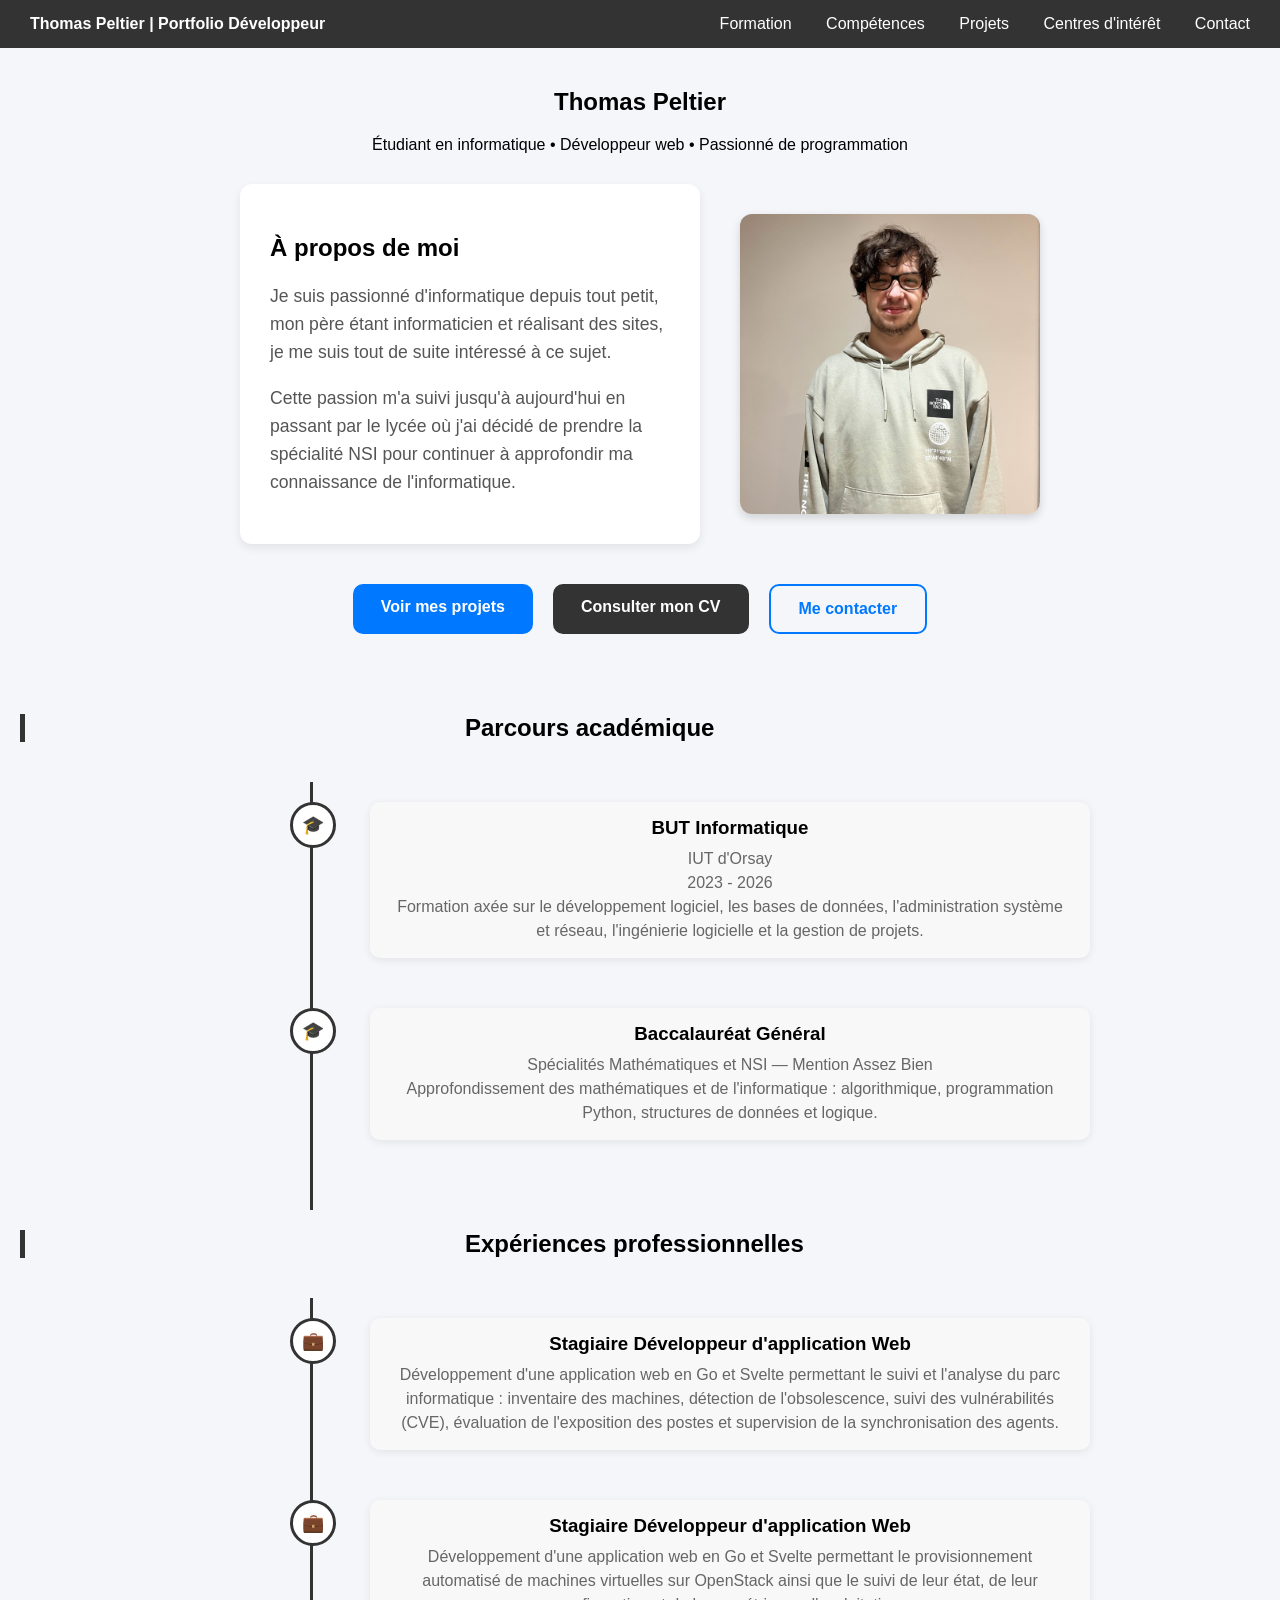
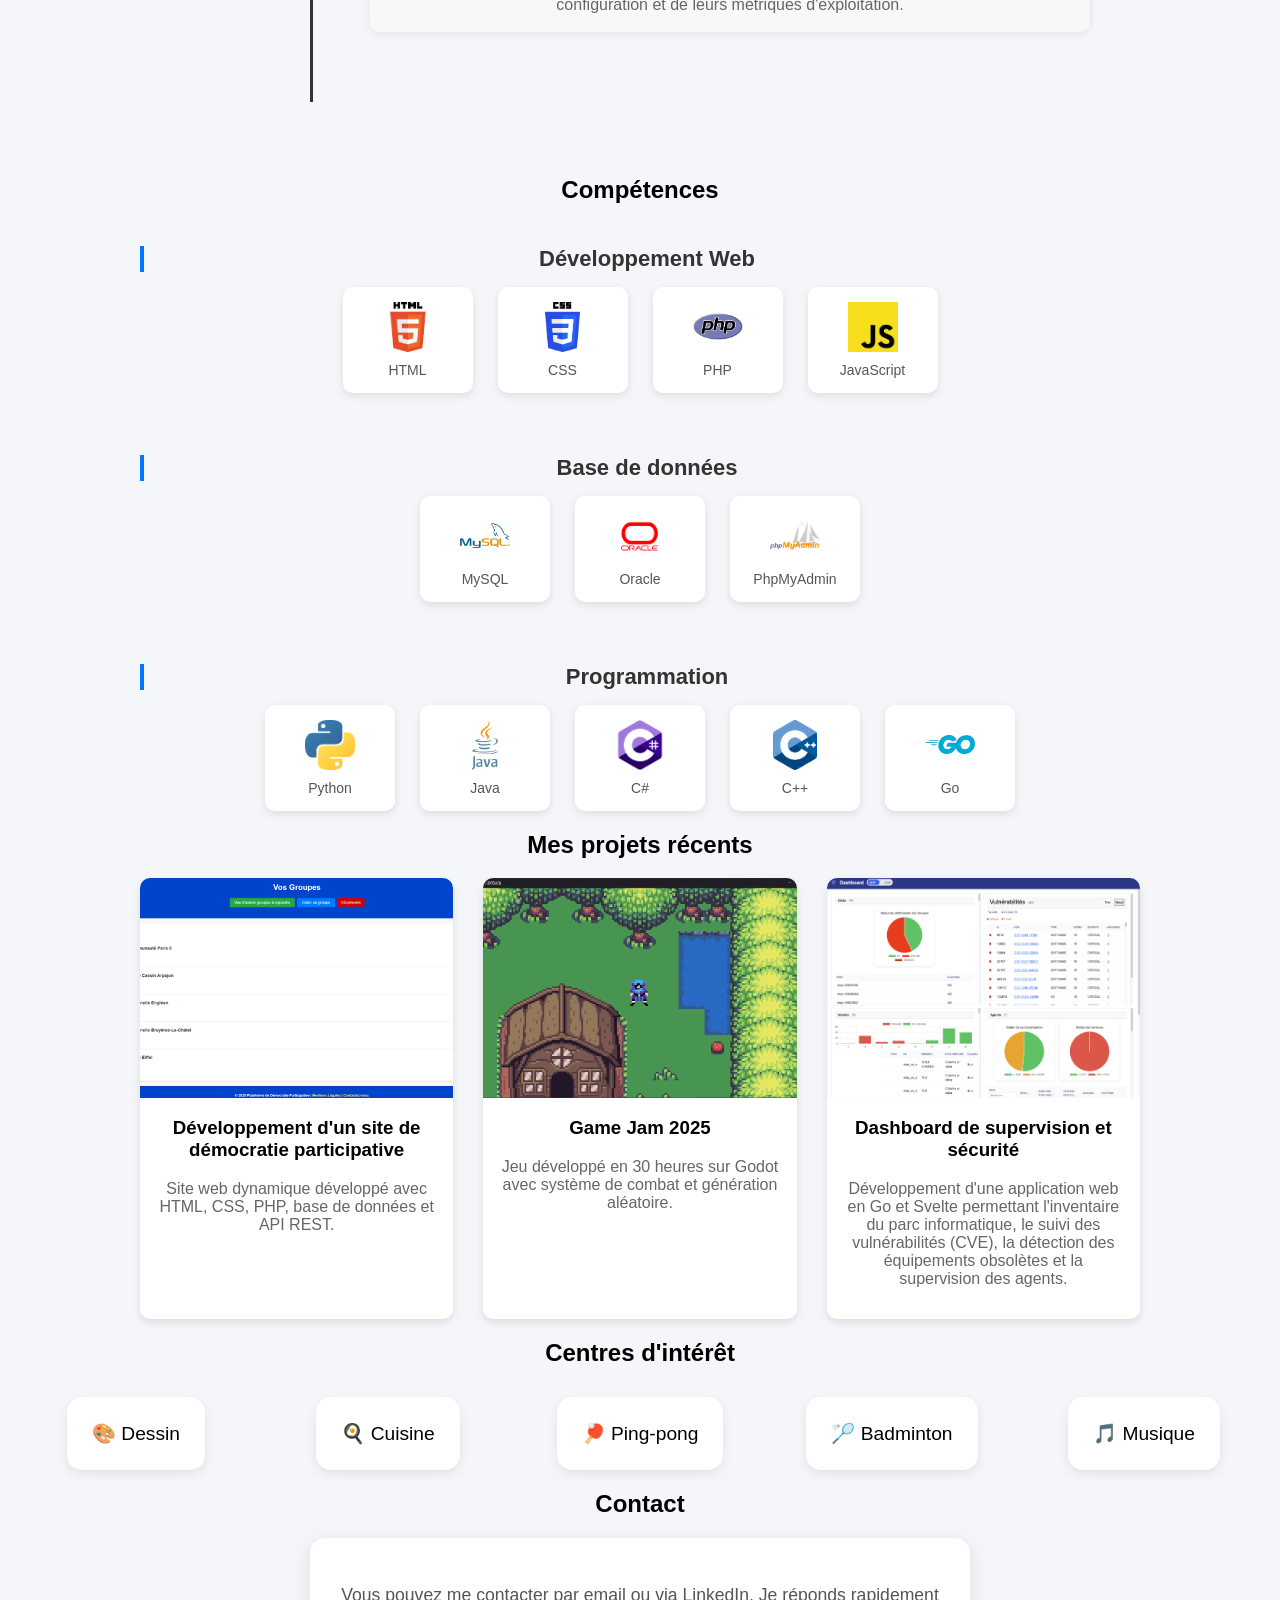
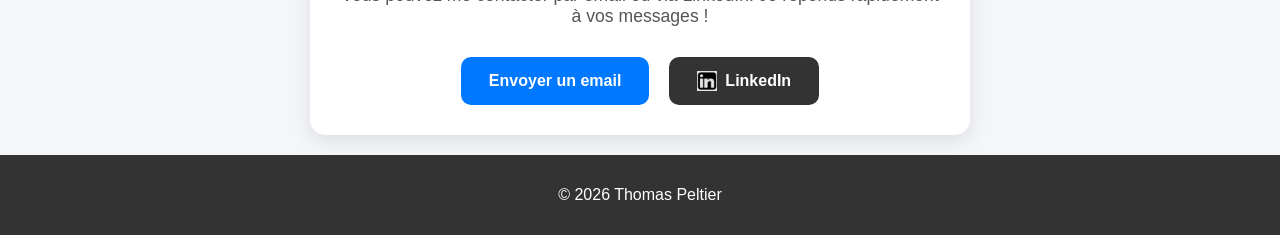
<file: index.html>
<!DOCTYPE html>
<html lang="fr">
<head>
    <meta charset="UTF-8">
    <meta name="viewport" content="width=device-width, initial-scale=1.0">
    <meta name="description"
      content="Portfolio de Thomas Peltier, étudiant en informatique et développeur web.">
    <title>Thomas Peltier | Portfolio Développeur</title>
    <link rel="stylesheet" href="./styles/index.css">
</head>
<body>
    <nav>
        <a href="#top" class="logo">
            <strong>Thomas Peltier | Portfolio Développeur</strong>
        </a>
        <div>
            <a href="#formation">Formation</a>
            <a href="#competences">Compétences</a>
            <a href="#projets">Projets</a>
            <a href="#passions">Centres d'intérêt</a>
            <a href="#contact">Contact</a>
        </div>
    </nav>
    <main>
        <div class="container">


            <section class="intro">
                <h1>Thomas Peltier</h1>
                <p class="subtitle">
                    Étudiant en informatique • Développeur web • Passionné de programmation
                </p>
                <div class="intro-content">

                    <div class="intro-box">
                        <h2>À propos de moi</h2>

                        <p>
                            Je suis passionné d'informatique depuis tout petit, mon père étant informaticien et réalisant des sites, je me suis tout de suite intéressé à ce sujet.
                        </p>

                        <p>
                            Cette passion m'a suivi jusqu'à aujourd'hui en passant par le lycée où j'ai décidé de prendre la spécialité NSI pour continuer à approfondir ma connaissance de l'informatique.
                        </p>
                    </div>

                    <div class="photo-container">
                        <img src="./images/Photo moi.jpg" alt="Photo de Thomas">
                    </div>
                </div>

                <div class="hero-buttons">
                        <a href="#projets" class="btn btn-primary">
                            Voir mes projets
                        </a>

                        <a href="./docs/CV.pdf" target="_blank" class="btn btn-secondary">
                            Consulter mon CV
                        </a>

                        <a href="#contact" class="btn btn-outline">
                            Me contacter
                        </a>
                    </div>
            </section>

            <section id="formation" class="section">
                <h2>Parcours académique</h2>

                <div class="timeline">
                    <div class="timeline-item">
                        <div class="timeline-icon">🎓</div>
                        <div class="timeline-content">
                            <h3>BUT Informatique</h3>
                            <p>IUT d'Orsay<br>2023 - 2026</p>
                            <p>
                                Formation axée sur le développement logiciel, les bases de données,
                                l'administration système et réseau, l'ingénierie logicielle et la gestion de projets.
                            </p>
                        </div>
                    </div>

                    <div class="timeline-item">
                        <div class="timeline-icon">🎓</div>
                        <div class="timeline-content">
                            <h3>Baccalauréat Général</h3>
                            <p>Spécialités Mathématiques et NSI — Mention Assez Bien</p>
                            <p>
                                Approfondissement des mathématiques et de l'informatique :
                                algorithmique, programmation Python, structures de données et logique.
                            </p>
                        </div>
                    </div>
                </div>
            </section>

            <section id="experiences" class="section">
                <h2>Expériences professionnelles</h2>

                <div class="timeline">
                    <div class="timeline-item">
                        <div class="timeline-icon">💼</div>
                        <div class="timeline-content">
                            <h3>Stagiaire Développeur d'application Web</h3>
                            <p>Développement d'une application web en Go et Svelte permettant le suivi et l'analyse du parc informatique : inventaire des machines, 
                                détection de l'obsolescence, suivi des vulnérabilités (CVE), évaluation de l'exposition des postes et supervision de la synchronisation des agents.</p>
                        </div>
                    </div>

                    <div class="timeline-item">
                        <div class="timeline-icon">💼</div>
                        <div class="timeline-content">
                            <h3>Stagiaire Développeur d'application Web</h3>
                            <p>Développement d'une application web en Go et Svelte permettant
                                 le provisionnement automatisé de machines virtuelles sur OpenStack ainsi que le suivi de leur état, de leur configuration et de leurs métriques d'exploitation.</p>
                        </div>
                    </div>
                </div>
            </section>


            <br>
            <br>
            <br>

           <section id="competences" class="section">
                <h2>Compétences</h2>

                <div class="skills-grid">

                    <!-- Développement Web -->
                    <div class="skill-category">
                        <h3>Développement Web</h3>
                        <div class="skill-icons">
                            <div class="skill">
                                <img src="./images/html.webp" alt="HTML">
                                <span>HTML</span>
                            </div>
                            <div class="skill">
                                <img src="./images/css.png" alt="CSS">
                                <span>CSS</span>
                            </div>
                            <div class="skill">
                                <img src="./images/php.png" alt="PHP">
                                <span>PHP</span>
                            </div>
                            <div class="skill">
                                <img src="./images/javascript.png" alt="JavaScript">
                                <span>JavaScript</span>
                            </div>
                        </div>
                    </div>

                    <!-- Bases de données -->
                    <div class="skill-category">
                        <h3>Base de données</h3>
                        <div class="skill-icons">
                            <div class="skill">
                                <img src="./images/mysql.png" alt="MySQL">
                                <span>MySQL</span>
                            </div>
                            <div class="skill">
                                <img src="./images/oracle.png" alt="Oracle">
                                <span>Oracle</span>
                            </div>
                            <div class="skill">
                                <img src="./images/phpmyadmin.png" alt="PhpMyAdmin">
                                <span>PhpMyAdmin</span>
                            </div>
                        </div>
                    </div>

                    <!-- Programmation -->
                    <div class="skill-category">
                        <h3>Programmation</h3>
                        <div class="skill-icons">
                            <div class="skill">
                                <img src="./images/python.jpg" alt="Python">
                                <span>Python</span>
                            </div>
                            <div class="skill">
                                <img src="./images/java.png" alt="Java">
                                <span>Java</span>
                            </div>
                            <div class="skill">
                                <img src="./images/c.png" alt="C#">
                                <span>C#</span>
                            </div>
                            <div class="skill">
                                <img src="./images/c++.png" alt="C++">
                                <span>C++</span>
                            </div>
                            <div class="skill">
                                <img src="./images/go.png" alt="PhpMyAdmin">
                                <span>Go</span>
                            </div>
                        </div>
                    </div>

                </div>
            </section>






            <section id="projets" class="section">
                <h2>Mes projets récents</h2>

                <div class="projects-home">

                    <div class="project-card">
                        <img src="./images/Accueil Démocratie Participative.png" alt="Projet démocratie participative">

                        <div class="project-info">
                            <h3>Développement d'un site de démocratie participative</h3>
                            <p>
                                Site web dynamique développé avec HTML, CSS, PHP,
                                base de données et API REST.
                            </p>
                        </div>
                    </div>

                    <div class="project-card">
                        <img src="./images/JeuGameJam.png" alt="Jeu vidéo GameJam">

                        <div class="project-info">
                            <h3>Game Jam 2025</h3>

                            <p>
                                Jeu développé en 30 heures sur Godot avec système
                                de combat et génération aléatoire.
                            </p>
                        </div>
                    </div>
                    <div class="project-card">
                        <img src="./images/Dashboard.png" alt="Dashboard de sécurité">
                        <div class="project-info">
                            <h3>Dashboard de supervision et sécurité</h3>
                            <p>
                                Développement d'une application web en Go et Svelte permettant
                                l'inventaire du parc informatique, le suivi des vulnérabilités (CVE),
                                la détection des équipements obsolètes et la supervision des agents.
                            </p>
                        </div>
                    </div>

                </div>
            </section>






            <section id="passions" class="section">
                <h2>Centres d'intérêt</h2>

                <div class="interests-grid">

                    <div class="interest-card">
                        🎨 Dessin
                    </div>

                    <div class="interest-card">
                        🍳 Cuisine
                    </div>

                    <div class="interest-card">
                        🏓 Ping-pong
                    </div>

                    <div class="interest-card">
                        🏸 Badminton
                    </div>

                    <div class="interest-card">
                        🎵 Musique
                    </div>

                </div>
            </section>





            <section id="contact" class="section contact-section">
                <h2>Contact</h2>

                <div class="contact-box">
                    <p>
                        Vous pouvez me contacter par email ou via LinkedIn.  
                        Je réponds rapidement à vos messages !
                    </p>

                    <div class="contact-buttons">
                        <a href="mailto:peltier.thomas@hotmail.fr" class="btn btn-primary">
                            Envoyer un email
                        </a>

                        <a href="https://www.linkedin.com/in/thomas-peltier-47445b293/" target="_blank" class="btn btn-secondary">
                            <img src="./images/linkedin.png" alt="LinkedIn" class="linkedin-logo">
                            LinkedIn
                        </a>
                    </div>
                </div>
            </section>




        </div>
    </main>
    <footer>
        <p>© 2026 Thomas Peltier</p>
    </footer>
</body>
</html>
</file>
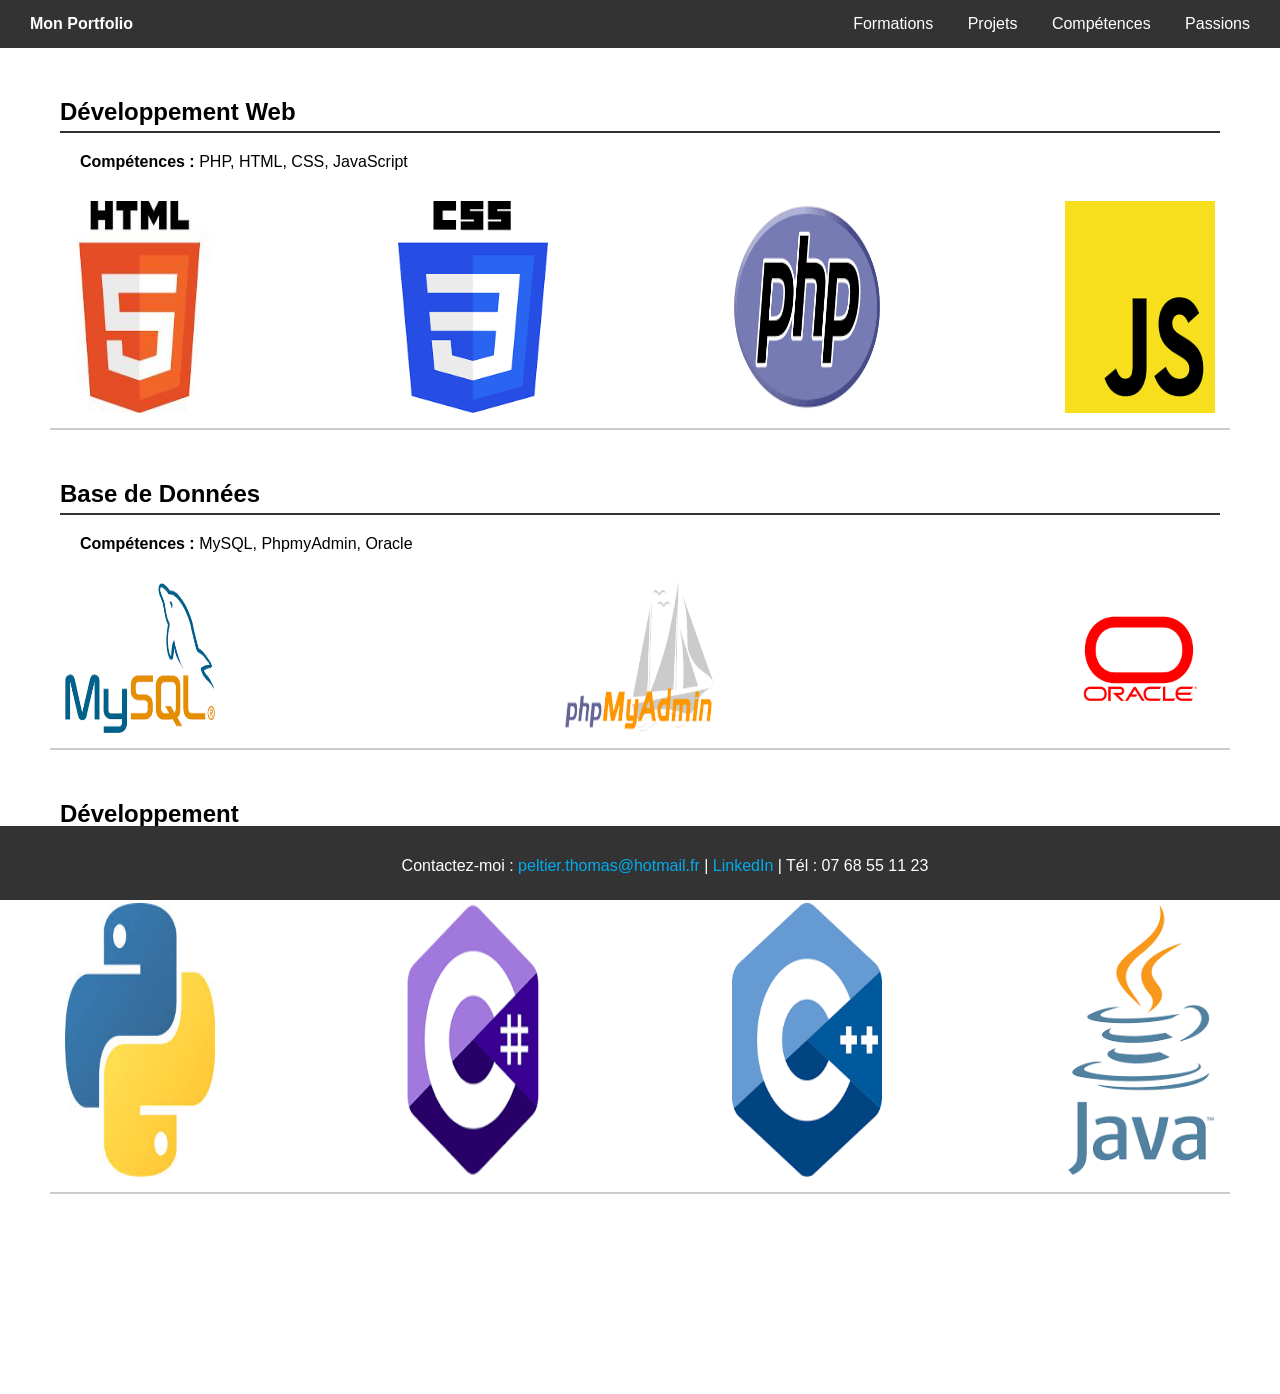
<file: competences.html>
<!DOCTYPE html>
<html lang="fr">
<head>
    <meta charset="UTF-8">
    <meta name="viewport" content="width=device-width, initial-scale=1.0">
    <title>Mes Compétences</title>
    <link rel="stylesheet" href="./styles/competences.css">
</head>
<body>
    <nav>
        <div><a href="index.html"><strong>Mon Portfolio</strong></a></div>
        <div>
            <a href="formations.html">Formations</a>
            <a href="projets.html">Projets</a>
            <a href="competences.html">Compétences</a>
            <a href="passions.html">Passions</a>
        </div>
    </nav>

    <main>
        <div class="container">
            <section id="web" class="competence-section">
                <div class="competence-texte">
                    <h2>Développement Web</h2>
                    <p><strong>Compétences :</strong> PHP, HTML, CSS, JavaScript</p>
                </div>
                <div class="competence-logo">
                    <img src="./images/html.webp">
                    <img src="./images/css.png">                   
                    <img src="./images/php.png">
                    <img src="./images/javascript.png">
                </div>
            </section>

            <section id="base-de-donnees" class="competence-section">
                <div class="competence-texte">
                    <h2>Base de Données</h2>
                    <p><strong>Compétences :</strong> MySQL, PhpmyAdmin, Oracle</p>
                </div>
                <div class="competence-logo">
                    <img src="./images/mysql.png">                   
                    <img src="./images/phpmyadmin.png">
                    <img src="./images/oracle.png">
                </div>
            </section>

            <section id="developpement" class="competence-section">
                <div class="competence-texte">
                    <h2>Développement</h2>
                    <p><strong>Compétences :</strong> Python, C#, C++, Java </p>
                </div>
                <div class="competence-logo">
                    <img src="./images/python.jpg">
                    <img src="./images/c.png">                   
                    <img src="./images/c++.png">
                    <img src="./images/java.png">
                </div>
            </section>
        </div>
    </main>

    <footer>
        <p>Contactez-moi : <a href="mailto:peltier.thomas@hotmail.fr">peltier.thomas@hotmail.fr</a> | <a href="https://www.linkedin.com/in/thomas-peltier-47445b293/" target="_blank">LinkedIn</a> | Tél : 07 68 55 11 23</p>
    </footer>
</body>
</html>
</file>
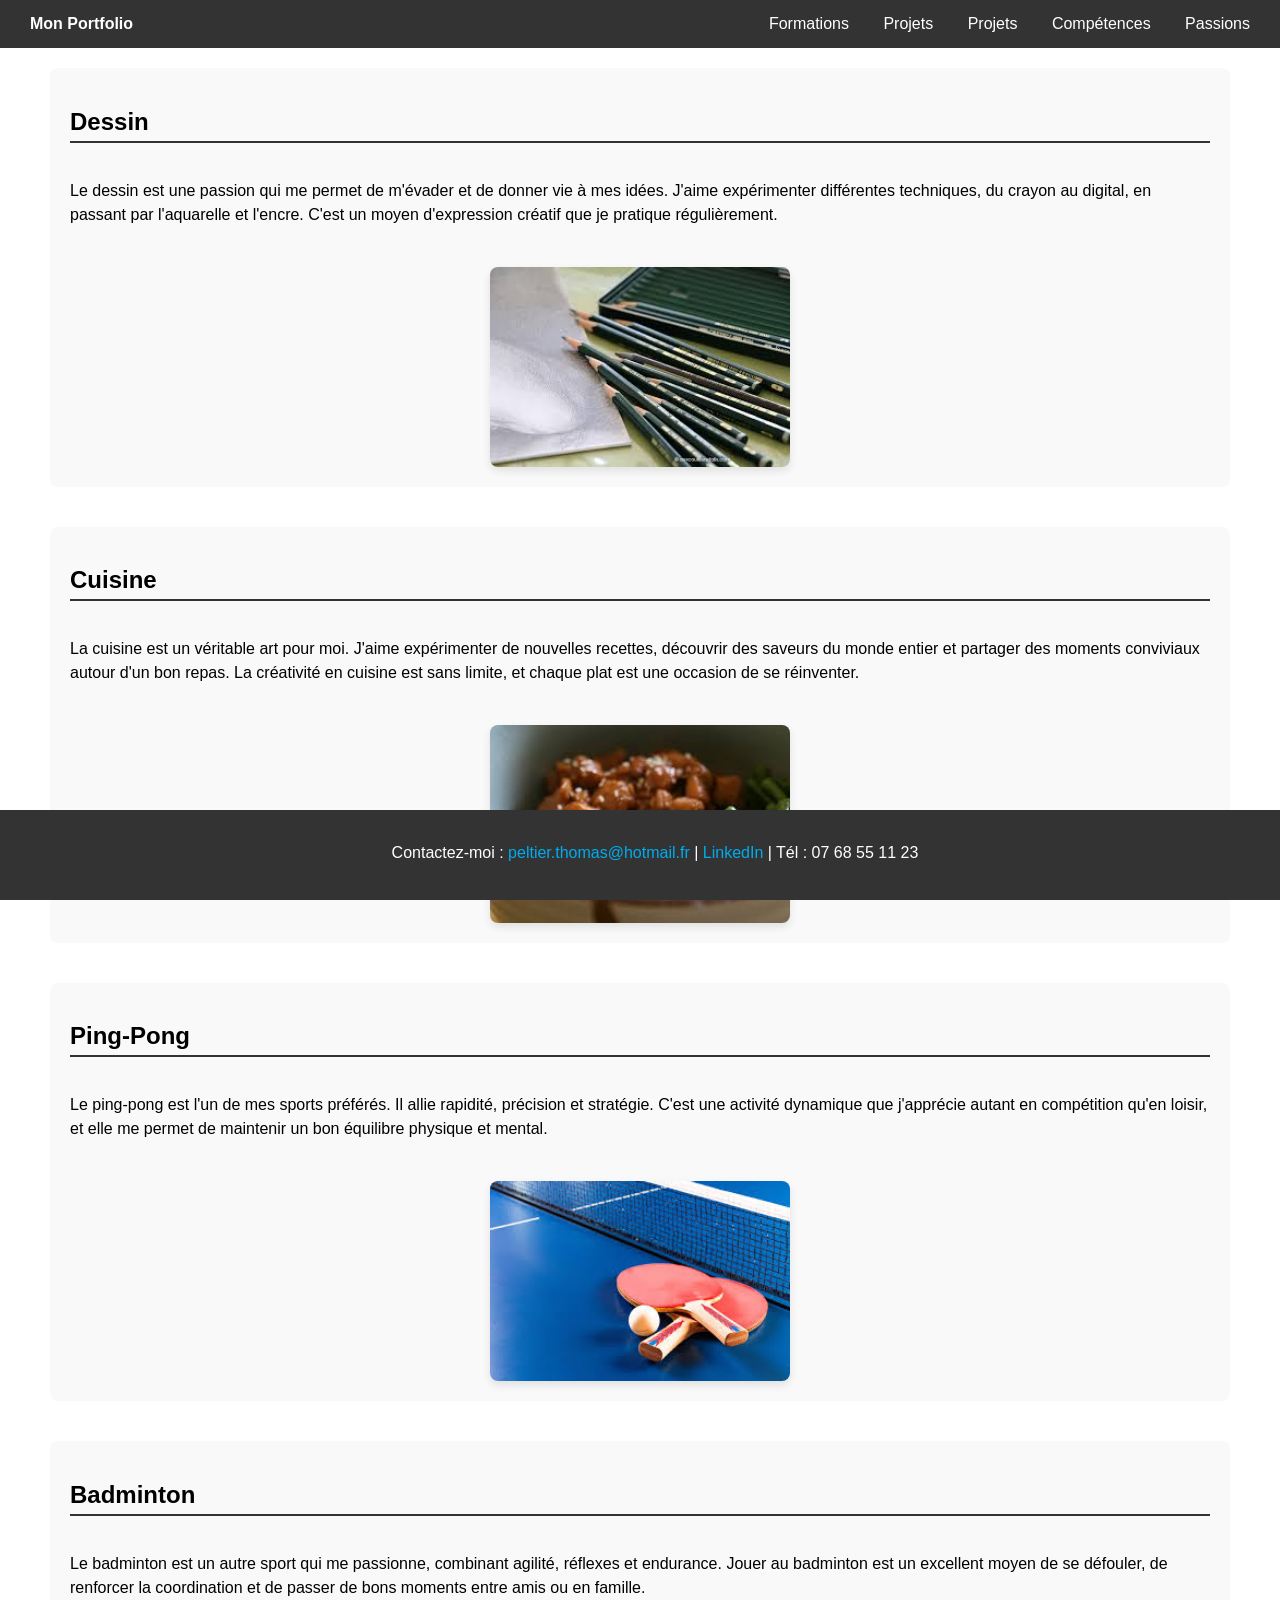
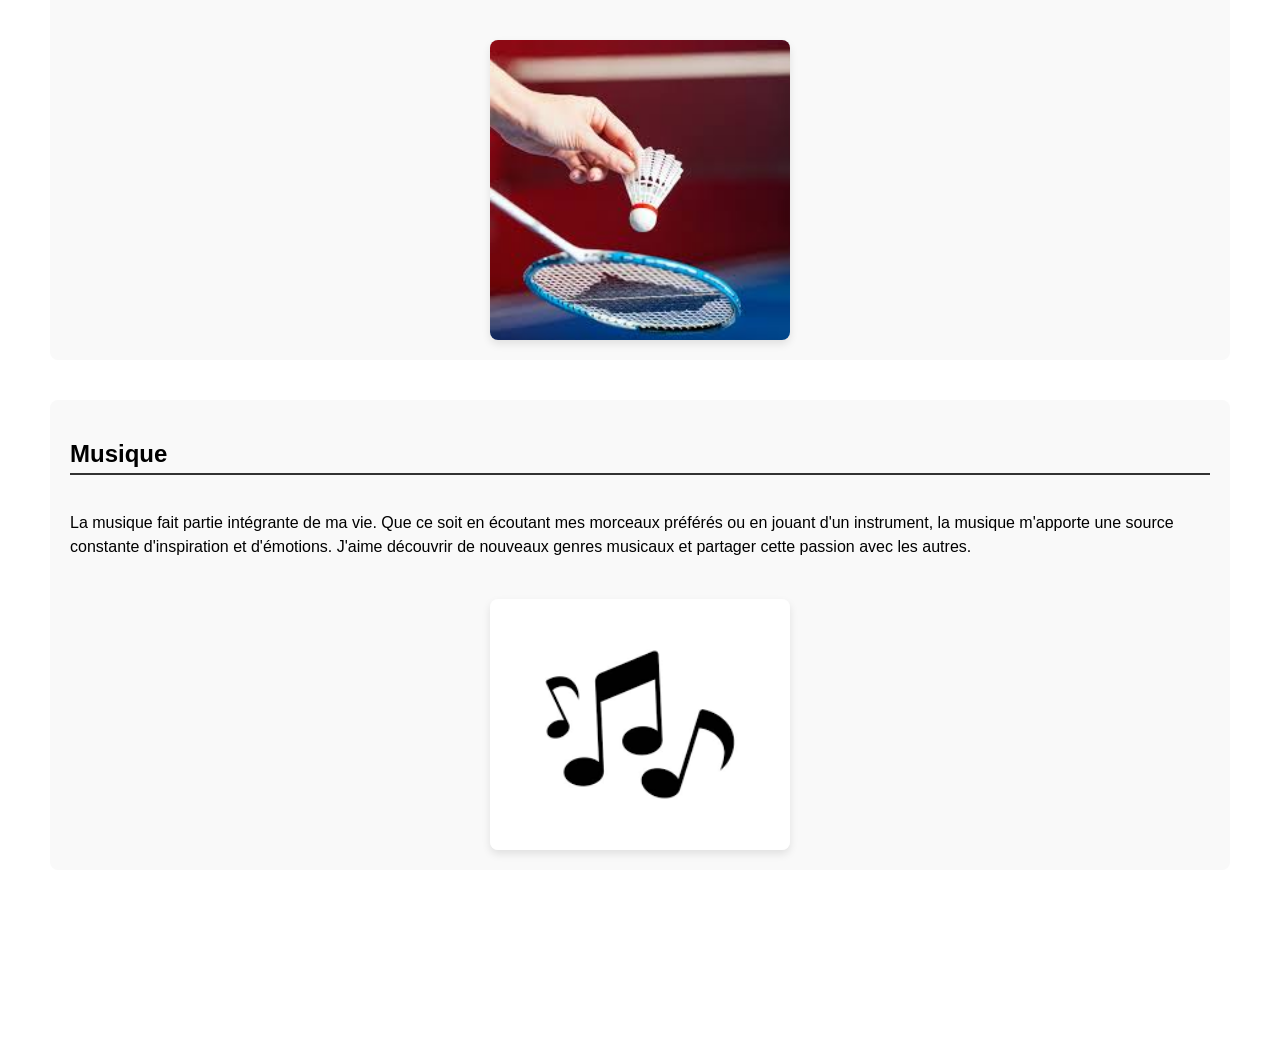
<file: experiences.html>
<!DOCTYPE html>
<html lang="fr">
<head>
    <meta charset="UTF-8">
    <meta name="viewport" content="width=device-width, initial-scale=1.0">
    <title>Mes Expériences</title>
    <link rel="stylesheet" href="./styles/passions.css">
</head>
<body>
    <nav>
        <div><a href="index.html"><strong>Mon Portfolio</strong></a></div>
        <div>
            <a href="formations.html">Formations</a>
            <a href="projets.html">Projets</a>
            <a href="experiences.html">Projets</a>
            <a href="competences.html">Compétences</a>
            <a href="passions.html">Passions</a>
        </div>
    </nav>

    <main>
        <div class="container">
            <section id="dessin" class="passion-section">
                <h2>Dessin</h2>
                <div class="passion-content">
                    <p>Le dessin est une passion qui me permet de m'évader et de donner vie à mes idées. J'aime expérimenter différentes techniques, du crayon au digital, en passant par l'aquarelle et l'encre. C'est un moyen d'expression créatif que je pratique régulièrement.</p>
                    <img src="./images/crayon.jpg" alt="Image de dessin" class="passion-img">
                </div>
            </section>

            <section id="cuisine" class="passion-section">
                <h2>Cuisine</h2>
                <div class="passion-content">
                    <p>La cuisine est un véritable art pour moi. J'aime expérimenter de nouvelles recettes, découvrir des saveurs du monde entier et partager des moments conviviaux autour d'un bon repas. La créativité en cuisine est sans limite, et chaque plat est une occasion de se réinventer.</p>
                    <img src="./images/cuisine.jpg" alt="Image de cuisine" class="passion-img">
                </div>
            </section>

            <section id="pingpong" class="passion-section">
                <h2>Ping-Pong</h2>
                <div class="passion-content">
                    <p>Le ping-pong est l'un de mes sports préférés. Il allie rapidité, précision et stratégie. C'est une activité dynamique que j'apprécie autant en compétition qu'en loisir, et elle me permet de maintenir un bon équilibre physique et mental.</p>
                    <img src="./images/pingpong.jpg" alt="Image de ping-pong" class="passion-img">
                </div>
            </section>

            <section id="badminton" class="passion-section">
                <h2>Badminton</h2>
                <div class="passion-content">
                    <p>Le badminton est un autre sport qui me passionne, combinant agilité, réflexes et endurance. Jouer au badminton est un excellent moyen de se défouler, de renforcer la coordination et de passer de bons moments entre amis ou en famille.</p>
                    <img src="./images/badminton.jpg" alt="Image de badminton" class="passion-img">
                </div>
            </section>

            <section id="musique" class="passion-section">
                <h2>Musique</h2>
                <div class="passion-content">
                    <p>La musique fait partie intégrante de ma vie. Que ce soit en écoutant mes morceaux préférés ou en jouant d'un instrument, la musique m'apporte une source constante d'inspiration et d'émotions. J'aime découvrir de nouveaux genres musicaux et partager cette passion avec les autres.</p>
                    <img src="./images/musique.png" alt="Image de musique" class="passion-img">
                </div>
            </section>
            <br>
            <br>
            <br>
            <br>
            <br>
            <br>

        </div>
    </main>

    <footer>
        <p>Contactez-moi : <a href="mailto:peltier.thomas@hotmail.fr">peltier.thomas@hotmail.fr</a> | <a href="https://www.linkedin.com/in/thomas-peltier-47445b293/" target="_blank">LinkedIn</a> | Tél : 07 68 55 11 23</p>
    </footer>
</body>
</html>
</file>
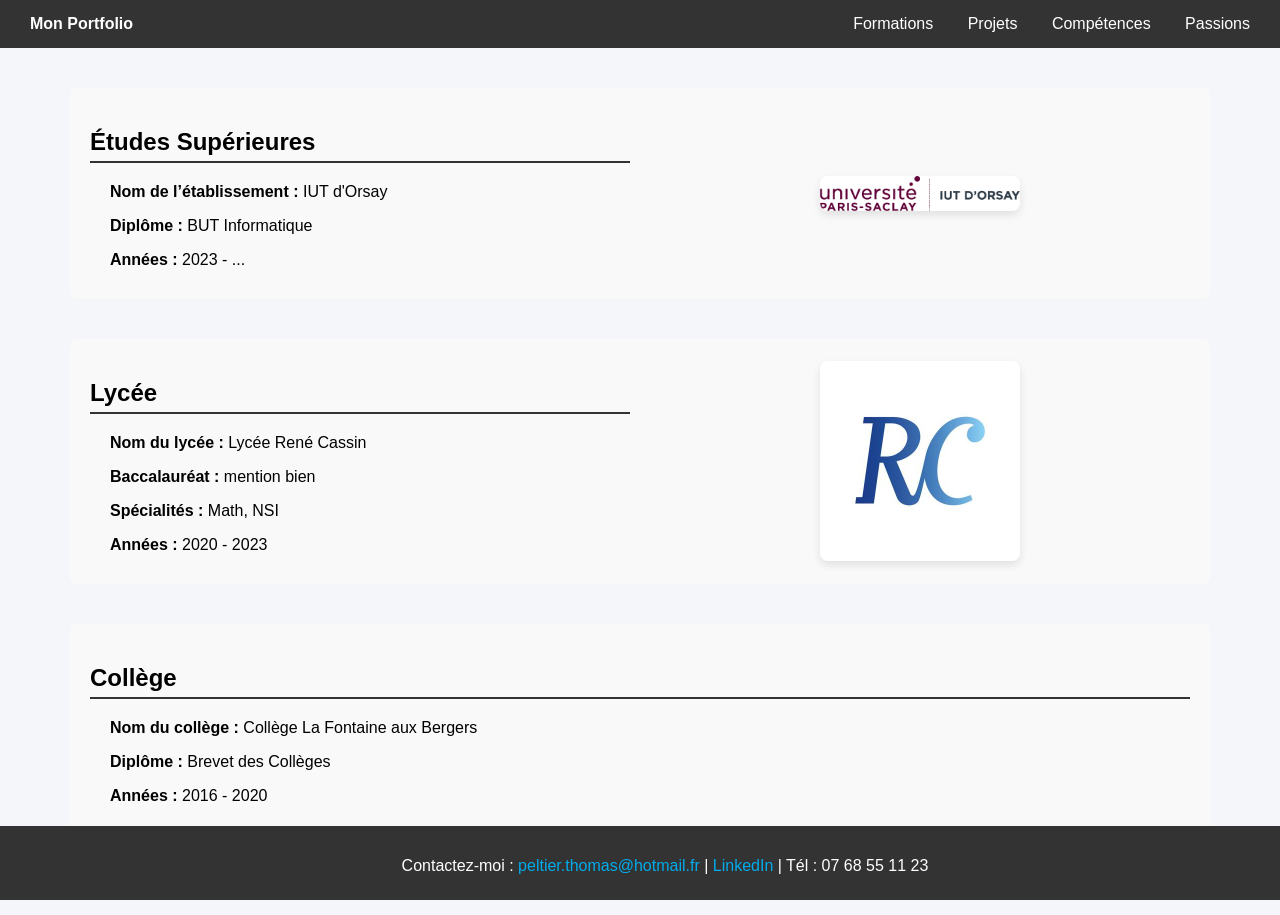
<file: formations.html>
<!DOCTYPE html>
<html lang="fr">
<head>
    <meta charset="UTF-8">
    <meta name="viewport" content="width=device-width, initial-scale=1.0">
    <title>Mes Formations</title>
    <link rel="stylesheet" href="./styles/index.css">
    <link rel="stylesheet" href="./styles/formations.css">
</head>
<body>
    <nav>
        <div><a href="index.html"><strong>Mon Portfolio</strong></a></div>
        <div>
            <a href="formations.html">Formations</a>
            <a href="projets.html">Projets</a>
            <a href="competences.html">Compétences</a>
            <a href="passions.html">Passions</a>
        </div>
    </nav>

    <main>
        <div class="container">
            <section id="etudes-superieures" class="formation-section">
                <div class="formation-content">
                    <div class="formation-texte">
                        <h2>Études Supérieures</h2>
                        <p><strong>Nom de l’établissement :</strong> IUT d'Orsay</p>
                        <p><strong>Diplôme :</strong> BUT Informatique</p>
                        <p><strong>Années :</strong> 2023 - ...</p>
                    </div>
                    <div class="formation-logo">
                        <img src="./images/iutOrsay.png" alt="Logo IUT d'Orsay" class="formation-img">
                    </div>
                </div>
            </section>

            <section id="lycee" class="formation-section">
                <div class="formation-content">
                    <div class="formation-texte">
                        <h2>Lycée</h2>
                        <p><strong>Nom du lycée :</strong> Lycée René Cassin</p>
                        <p><strong>Baccalauréat :</strong> mention bien</p>
                        <p><strong>Spécialités :</strong> Math, NSI</p>
                        <p><strong>Années :</strong> 2020 - 2023</p>
                    </div>
                    <div class="formation-logo">
                        <img src="./images/RenéCassin.jpg" alt="Logo Lycée René Cassin" class="formation-img">
                    </div>
                </div>
            </section>

            <section id="college" class="formation-section">
                <div class="formation-content">
                    <div class="formation-texte">
                        <h2>Collège</h2>
                        <p><strong>Nom du collège :</strong> Collège La Fontaine aux Bergers</p>
                        <p><strong>Diplôme :</strong> Brevet des Collèges</p>
                        <p><strong>Années :</strong> 2016 - 2020</p>
                    </div>
                </div>
            </section>
        </div>
    </main>

    <footer>
        <p>Contactez-moi : <a href="mailto:peltier.thomas@hotmail.fr">peltier.thomas@hotmail.fr</a> | <a href="https://www.linkedin.com/in/thomas-peltier-47445b293/" target="_blank">LinkedIn</a> | Tél : 07 68 55 11 23</p>
    </footer>
</body>
</html>
</file>
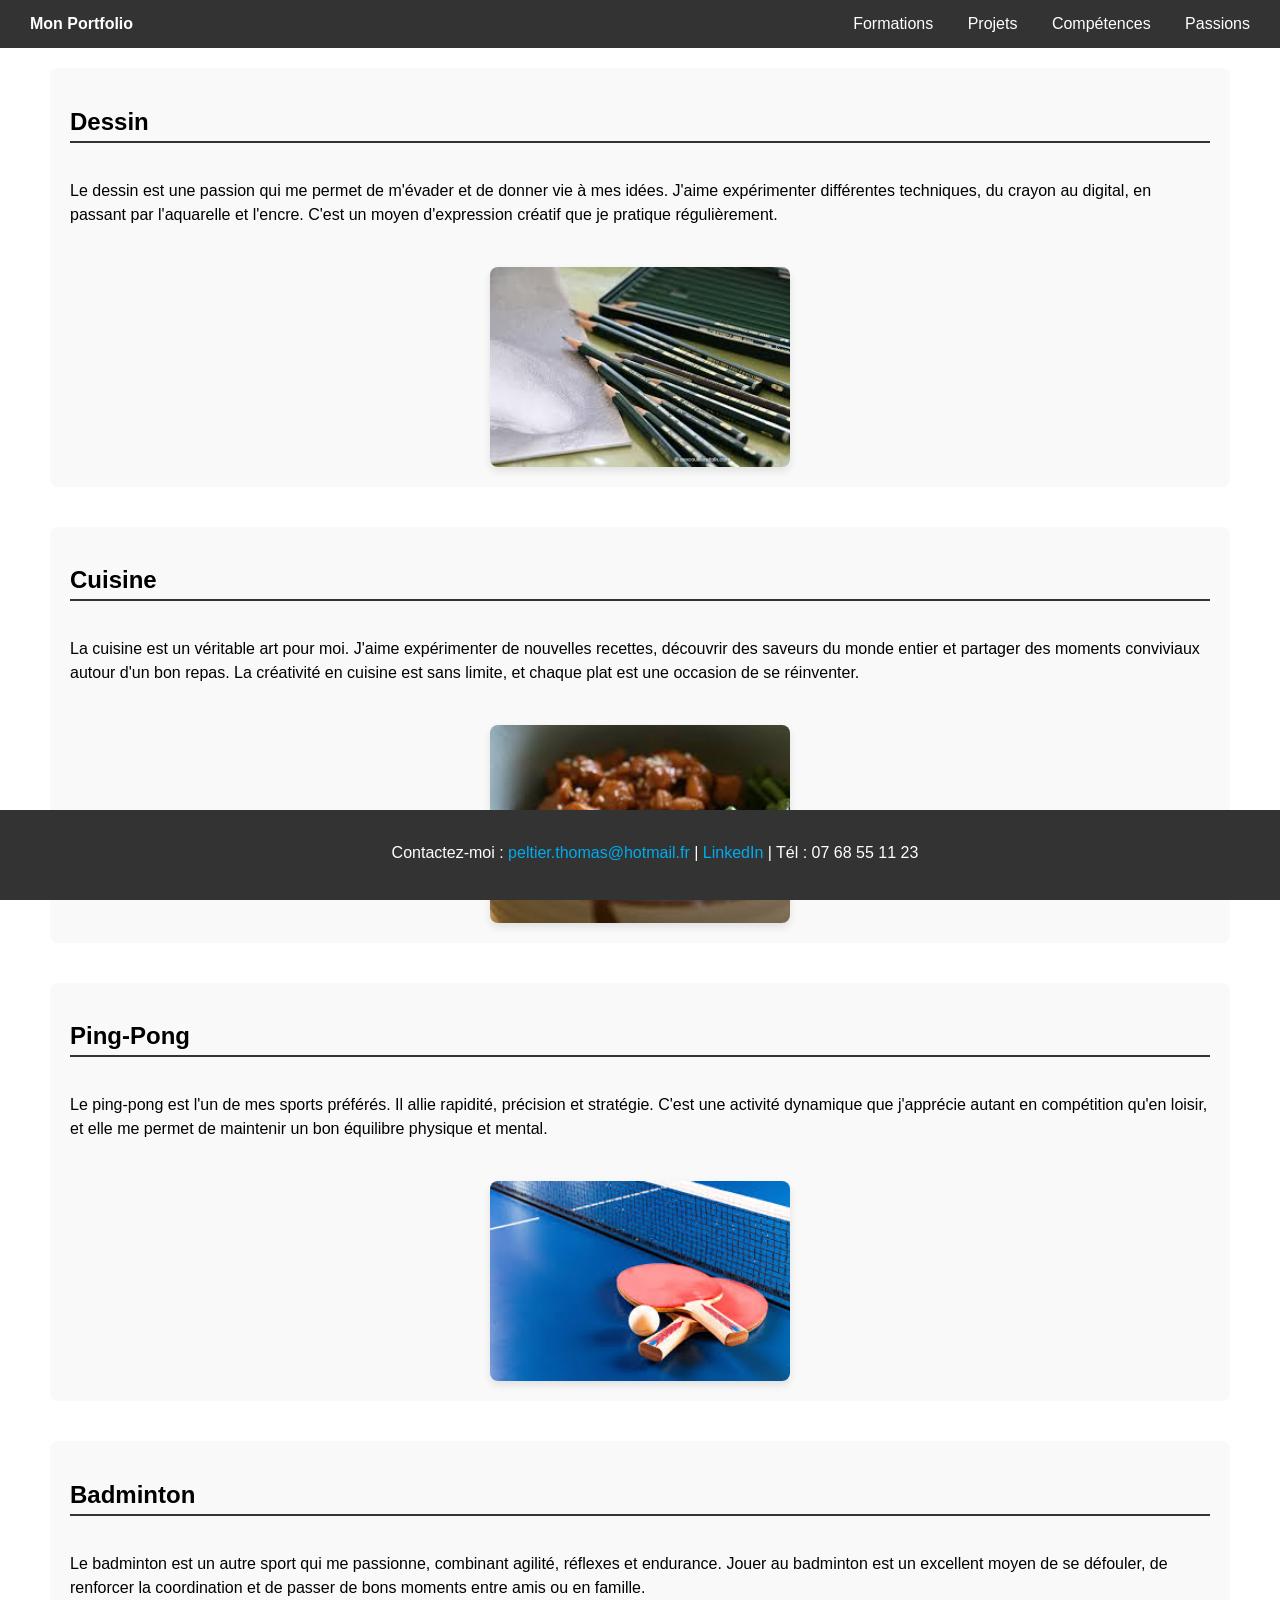
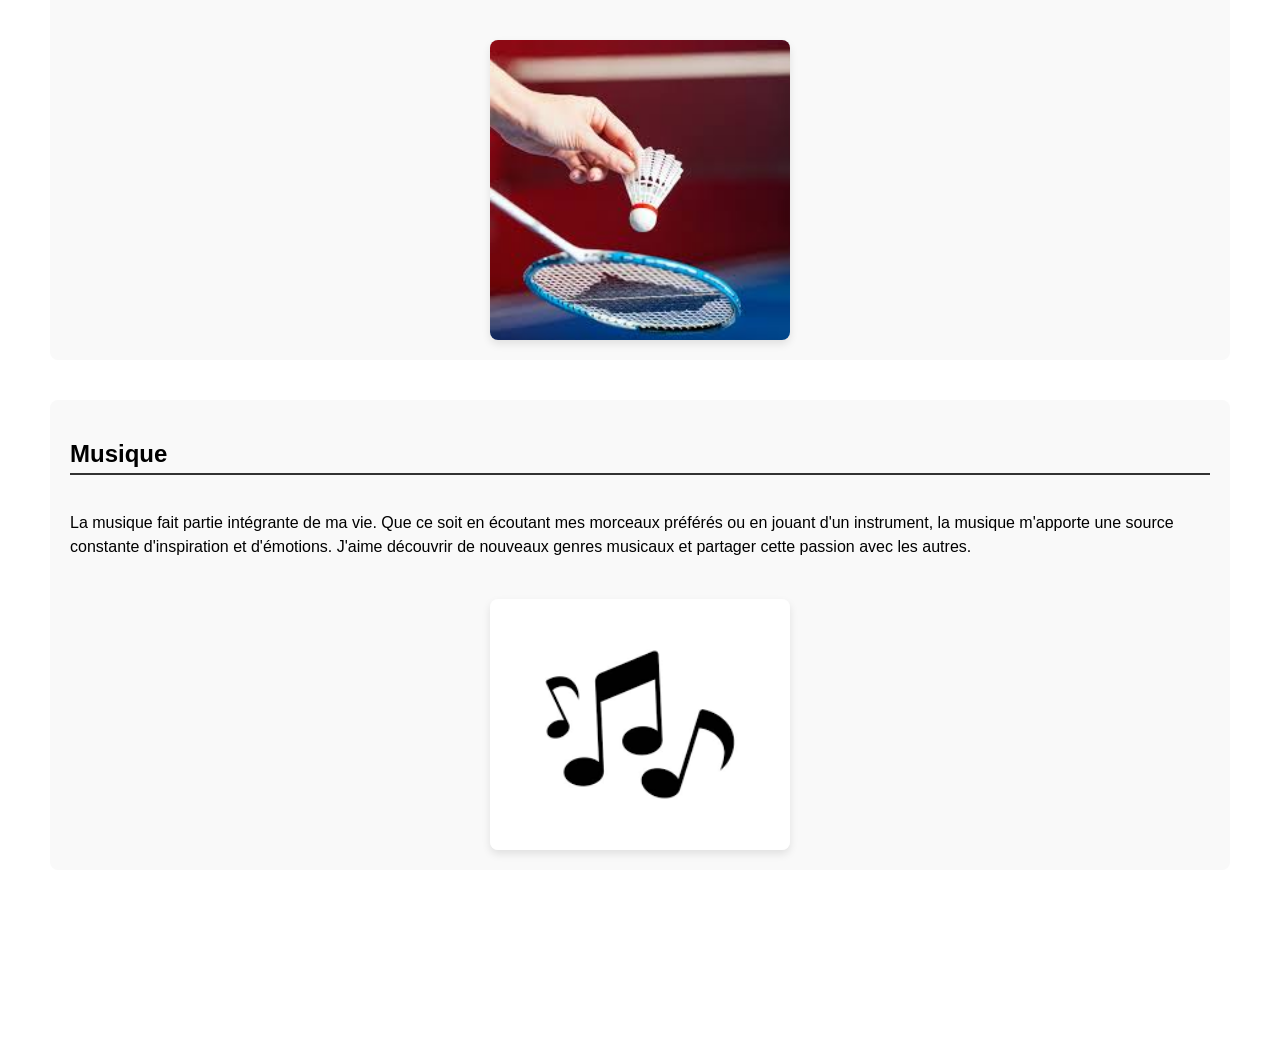
<file: passions.html>
<!DOCTYPE html>
<html lang="fr">
<head>
    <meta charset="UTF-8">
    <meta name="viewport" content="width=device-width, initial-scale=1.0">
    <title>Mes Passions</title>
    <link rel="stylesheet" href="./styles/passions.css">
</head>
<body>
    <nav>
        <div><a href="index.html"><strong>Mon Portfolio</strong></a></div>
        <div>
            <a href="formations.html">Formations</a>
            <a href="projets.html">Projets</a>
            <a href="competences.html">Compétences</a>
            <a href="passions.html">Passions</a>
        </div>
    </nav>

    <main>
        <div class="container">
            <section id="dessin" class="passion-section">
                <h2>Dessin</h2>
                <div class="passion-content">
                    <p>Le dessin est une passion qui me permet de m'évader et de donner vie à mes idées. J'aime expérimenter différentes techniques, du crayon au digital, en passant par l'aquarelle et l'encre. C'est un moyen d'expression créatif que je pratique régulièrement.</p>
                    <img src="./images/crayon.jpg" alt="Image de dessin" class="passion-img">
                </div>
            </section>

            <section id="cuisine" class="passion-section">
                <h2>Cuisine</h2>
                <div class="passion-content">
                    <p>La cuisine est un véritable art pour moi. J'aime expérimenter de nouvelles recettes, découvrir des saveurs du monde entier et partager des moments conviviaux autour d'un bon repas. La créativité en cuisine est sans limite, et chaque plat est une occasion de se réinventer.</p>
                    <img src="./images/cuisine.jpg" alt="Image de cuisine" class="passion-img">
                </div>
            </section>

            <section id="pingpong" class="passion-section">
                <h2>Ping-Pong</h2>
                <div class="passion-content">
                    <p>Le ping-pong est l'un de mes sports préférés. Il allie rapidité, précision et stratégie. C'est une activité dynamique que j'apprécie autant en compétition qu'en loisir, et elle me permet de maintenir un bon équilibre physique et mental.</p>
                    <img src="./images/pingpong.jpg" alt="Image de ping-pong" class="passion-img">
                </div>
            </section>

            <section id="badminton" class="passion-section">
                <h2>Badminton</h2>
                <div class="passion-content">
                    <p>Le badminton est un autre sport qui me passionne, combinant agilité, réflexes et endurance. Jouer au badminton est un excellent moyen de se défouler, de renforcer la coordination et de passer de bons moments entre amis ou en famille.</p>
                    <img src="./images/badminton.jpg" alt="Image de badminton" class="passion-img">
                </div>
            </section>

            <section id="musique" class="passion-section">
                <h2>Musique</h2>
                <div class="passion-content">
                    <p>La musique fait partie intégrante de ma vie. Que ce soit en écoutant mes morceaux préférés ou en jouant d'un instrument, la musique m'apporte une source constante d'inspiration et d'émotions. J'aime découvrir de nouveaux genres musicaux et partager cette passion avec les autres.</p>
                    <img src="./images/musique.png" alt="Image de musique" class="passion-img">
                </div>
            </section>
            <br>
            <br>
            <br>
            <br>
            <br>
            <br>

        </div>
    </main>

    <footer>
        <p>Contactez-moi : <a href="mailto:peltier.thomas@hotmail.fr">peltier.thomas@hotmail.fr</a> | <a href="https://www.linkedin.com/in/thomas-peltier-47445b293/" target="_blank">LinkedIn</a> | Tél : 07 68 55 11 23</p>
    </footer>
</body>
</html>
</file>
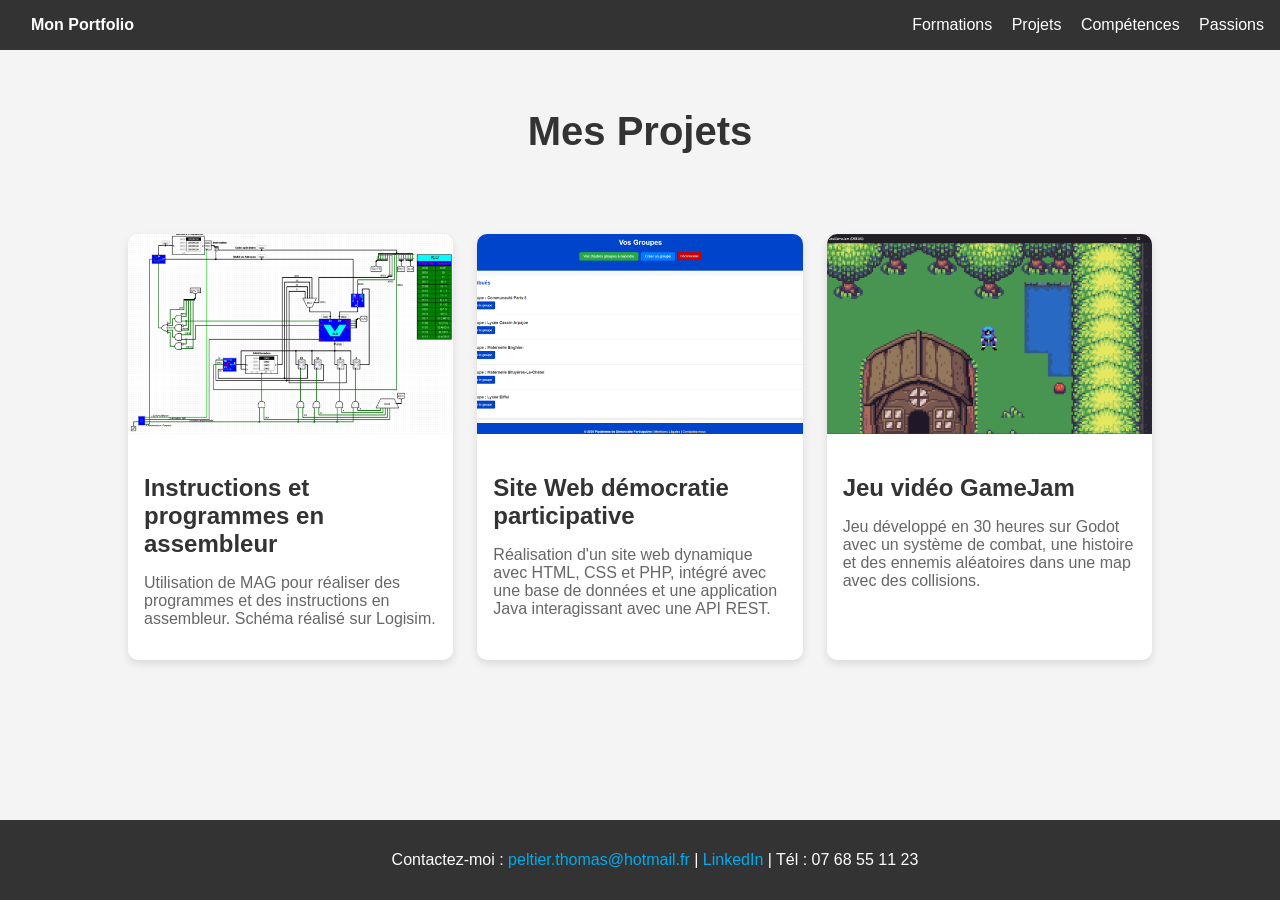
<file: projets.html>
<!DOCTYPE html>
<html lang="fr">
<head>
    <meta charset="UTF-8">
    <meta name="viewport" content="width=device-width, initial-scale=1.0">
    <title>Mes Projets</title>
    <link rel="stylesheet" href="./styles/projets.css">
</head>
<body>
    <nav>
        <div><a href="index.html"><strong>Mon Portfolio</strong></a></div>
        <div>
            <a href="formations.html">Formations</a>
            <a href="projets.html">Projets</a>
            <a href="competences.html">Compétences</a>
            <a href="passions.html">Passions</a>
        </div>
    </nav>

    <main>
        <div class="container">
            <h1>Mes Projets</h1>

            <div class="projects">
                <!-- Projet 1 -->
                <div class="project-card">
                    <img src="./images/ProjetAssembleur.png" alt="Projet 1">
                    <div class="project-info">
                        <h2>Instructions et programmes en assembleur</h2>
                        <p>Utilisation de MAG pour réaliser des programmes et des instructions en assembleur. Schéma réalisé sur Logisim.</p>
                    </div>
                </div>

                <!-- Projet 2 -->
                <div class="project-card">
                    <img src="./images/Accueil Démocratie Participative.png" alt="Projet 2">
                    <div class="project-info">
                        <h2>Site Web démocratie participative</h2>
                        <p>Réalisation d'un site web dynamique avec HTML, CSS et PHP, intégré avec une base de données et une application Java interagissant avec une API REST.</p>
                    </div>
                </div>

                <!-- Projet 3 -->
                <div class="project-card">
                    <img src="./images/JeuGameJam.png" alt="Projet 3">
                    <div class="project-info">
                        <h2>Jeu vidéo GameJam</h2>
                        <p>Jeu développé en 30 heures sur Godot avec un système de combat, une histoire et des ennemis aléatoires dans une map avec des collisions.</p>
                    </div>
                </div>
            </div>
        </div>
    </main>

    <footer>
        <p>Contactez-moi : <a href="mailto:peltier.thomas@hotmail.fr">peltier.thomas@hotmail.fr</a> | <a href="https://www.linkedin.com/in/thomas-peltier-47445b293/" target="_blank">LinkedIn</a> | Tél : 07 68 55 11 23</p>
    </footer>
</body>
</html>
</file>
<file: styles/index.css>
html {
    scroll-behavior: smooth;
}

body {
    margin: 0;
    padding: 0;
    font-family: 'Segoe UI', sans-serif;
    background: #f4f6f9;
}

nav {
    background-color: #333;
    color: white;
    padding: 15px;
    display: flex;
    justify-content: space-between;

    position: sticky;
    top: 0;
    z-index: 1000;
}

nav a {
    color: white;
    text-decoration: none;
    margin: 0 15px;
}

nav a:hover {
    text-decoration: underline;
}

.buttons a {
    display: inline-block;
    background: #0078ff;
    color: white;
    padding: 12px 20px;
    border-radius: 8px;
    margin: 10px;
    text-decoration: none;
}

.logo {
    color: white;
    text-decoration: none;
}

.logo:hover {
    opacity: 0.8;
}

.container {
    padding: 20px;
    text-align: center;
}

.intro {
    max-width: 800px;
    margin: 0 auto 80px auto;
}

.intro-content {
    display: flex;
    justify-content: center;
    align-items: stretch;
    gap: 40px;
    margin-top: 30px;
}

.intro-box {
    flex: 2;

    background: white;
    padding: 30px;

    border-radius: 12px;

    box-shadow: 0 4px 10px rgba(0,0,0,0.08);

    text-align: left;
}

.intro-box p {
    font-size: 1.1em;
    line-height: 1.6em;
    color: #555;
}

.photo-container {
    flex: 1;

    display: flex;
    justify-content: center;
    align-items: center;
}

.photo-container img {
    width: 300px;
    height: 300px;

    object-fit: cover;

    border-radius: 12px;

    box-shadow: 0 4px 10px rgba(0,0,0,0.15);
}

.hero-buttons {
    display: flex;
    justify-content: center;
    gap: 20px;
    margin-top: 40px;
    flex-wrap: wrap;
}

.btn {
    padding: 14px 28px;
    border-radius: 10px;
    text-decoration: none;
    font-weight: 600;
    transition: all 0.3s ease;
}

.btn-primary {
    background-color: #0078ff;
    color: white;
}

.btn-primary:hover {
    background-color: #0065d6;
    transform: translateY(-2px);
}

.btn-secondary {
    background-color: #333;
    color: white;
}

.btn-secondary:hover {
    background-color: #555;
    transform: translateY(-2px);
}

.btn-outline {
    border: 2px solid #0078ff;
    color: #0078ff;
    background-color: transparent;
}

.btn-outline:hover {
    background-color: #0078ff;
    color: white;
    transform: translateY(-2px);
}

/* Titres des sections timeline alignés sur la ligne verticale */
#formation h2,
#experiences h2 {
    display: block;             /* occupe toute la largeur */
    border-left: 5px solid #333;
    padding-left: 440px;        /* 120px ligne + 20px de marge pour le texte */
    margin-bottom: 40px;
    text-align: left;           /* texte aligné à gauche du padding */
}

.timeline {
    position: relative;
    max-width: 900px;
    margin: 0 auto;
    padding: 20px 0;
}

/* Ligne verticale */
.timeline::before {
    content: "";
    position: absolute;
    left: 120px; /* Position de la ligne */
    top: 0;
    width: 3px;
    height: 100%;
    background: #333;
}

.timeline-item {
    position: relative;
    padding-left: 180px;
    margin-bottom: 50px;
}

/* Icône */
.timeline-icon {
    position: absolute;
    left: 100px;
    top: 0;
    width: 40px;
    height: 40px;
    border-radius: 50%;
    background: white;
    border: 3px solid #333;
    display: flex;
    align-items: center;
    justify-content: center;
    z-index: 2;
    font-size: 18px;
}

/* Bloc texte */
.timeline-content {
    background: #f8f8f8;
    padding: 15px 20px;
    border-radius: 10px;
    box-shadow: 0 2px 8px rgba(0,0,0,0.08);
}

.timeline-content h3 {
    margin: 0 0 8px 0;
}

.timeline-content p {
    margin: 0;
    color: #666;
    line-height: 1.5;
}

.skills-grid {
    display: flex;
    flex-direction: column;
    gap: 40px; /* espace entre chaque catégorie */
    max-width: 1000px;
    margin: 0 auto;
}

.skill-category h3 {
    margin-bottom: 15px;
    font-size: 22px;
    color: #333;
    border-left: 4px solid #0078ff;
    padding-left: 10px;
}

.skill-icons {
    display: flex;
    justify-content: center; /* 👈 centre les blocs */
    flex-wrap: wrap;
    gap: 25px;
}

.skill {
    display: flex;
    flex-direction: column;
    align-items: center;
    width: 100px;
    text-align: center;
    background: #fff;
    padding: 15px;
    border-radius: 10px;
    box-shadow: 0 3px 8px rgba(0,0,0,0.1);
    transition: transform 0.3s;
}

.skill:hover {
    transform: translateY(-5px);
}

.skill img {
    width: 50px;
    height: 50px;
    object-fit: contain;
    margin-bottom: 10px;
}

.skill span {
    font-size: 14px;
    color: #555;
}

.featured-projects {
    margin: 60px auto;
    text-align: center;
}

.projects-home {
    display: grid;
    grid-template-columns: repeat(3, 1fr);
    gap: 30px;
    max-width: 1000px;
    margin: auto;
}

.project-card {
    background: white;
    border-radius: 10px;
    overflow: hidden;
    box-shadow: 0 4px 8px rgba(0,0,0,0.1);
    transition: transform 0.3s;
}

.project-card:hover {
    transform: translateY(-8px);
}

.project-card img {
    width: 100%;
    height: 220px;
    object-fit: cover;
}

.project-info {
    padding: 15px;
}

.project-info h3 {
    margin-top: 0;
}

.project-info p {
    color: #666;
}

/* Grille des centres d'intérêt */
.interests-grid {
    display: grid;
    grid-template-columns: repeat(auto-fit, minmax(120px, 1fr));
    gap: 20px;
    justify-items: center; /* centre les cartes horizontalement */
    margin-top: 30px;
}

/* Chaque carte */
.interest-card {
    background: #fff;
    padding: 25px;
    border-radius: 15px;
    box-shadow: 0 4px 12px rgba(0,0,0,0.08);
    font-size: 1.2em;
    display: flex;
    flex-direction: column;
    align-items: center;
    justify-content: center;
    text-align: center;
    transition: transform 0.3s ease, box-shadow 0.3s ease;
    cursor: default;
}

/* Effet au survol */
.interest-card:hover {
    transform: translateY(-5px);
    box-shadow: 0 8px 20px rgba(0,0,0,0.15);
    background-color: #f0f8ff;
}

/* Boîte contact */
.contact-box {
    max-width: 600px;
    margin: 0 auto;
    background: #fff;
    padding: 30px;
    border-radius: 15px;
    box-shadow: 0 6px 20px rgba(0,0,0,0.1);
    text-align: center;
}

.contact-box p {
    font-size: 1.1em;
    color: #555;
    margin-bottom: 30px;
}

/* Boutons contact */
.contact-buttons {
    display: flex;
    justify-content: center;
    gap: 20px;
    flex-wrap: wrap;
}

.contact-buttons .btn {
    display: flex;
    align-items: center;
    gap: 8px;
    font-weight: 600;
}

.linkedin-logo {
    width: 20px;
    height: 20px;
}

a:hover {
    opacity: 0.8;
}

footer {
    background-color: #333;
    color: white;
    text-align: center;
    padding: 15px;
}

footer a {
    color: #00aced;
    text-decoration: none;
}

@media (max-width: 768px) {
    .project-item {
        width: 100%;
    }
    
    nav {
        flex-direction: column;
        align-items: center;
    }
    
    .projects-home {
        grid-template-columns: 1fr;
    }

    .intro-box {
        width: 90%;
    }
}
</file>
<file: styles/competences.css>
body {
    font-family: Arial, sans-serif;
    margin: 0;
    padding: 0;
    box-sizing: border-box;
}
nav {
    background-color: #333;
    color: white;
    padding: 15px;
    display: flex;
    justify-content: space-between;
}
nav a {
    color: white;
    text-decoration: none;
    margin: 0 15px;
}
nav a:hover {
    text-decoration: underline;
}

.container {
    text-align: left;
    margin: 20px 50px;
}

h2 {
    border-bottom: 2px solid #333;
    padding-bottom: 5px;
    margin-bottom: 20px;
}

p {
    margin-left: 20px;
    margin-bottom: 10px;
}

.competence-section {
    display: flex;
    flex-wrap: wrap; /* Permet aux éléments de se réorganiser si nécessaire */
    justify-content: space-between;
    margin-bottom: 20px;
    padding: 10px;
    border-bottom: 2px solid #ccc;
}

.competence-texte {
    width: 100%;
    margin-bottom: 15px;
}

.competence-logo {
    display: flex;
    justify-content: space-between;
    width: 100%;
    flex-wrap: wrap; /* Permet d'afficher les images en ligne tout en permettant à chaque image de s'ajuster */
}

.competence-logo img {
    width: 30%; /* Chaque image prend 30% de la largeur */
    height: auto;
    margin: 5px;
    max-width: 150px; /* Limite la taille des images */
}

#developpement {
    margin-bottom: 200px; /* Ajuste la valeur selon l'espacement souhaité */
}


footer {
    background-color: #333;
    color: white;
    text-align: center;
    padding: 15px;
    position: fixed;
    bottom: 0;
    width: 100%;
}
footer a {
    color: #00aced;
    text-decoration: none;
}

@media (max-width: 768px) {
    .competence-section {
        flex-direction: column;
        align-items: flex-start;
    }

    .competence-logo {
        width: 100%;
    }

    .competence-logo img {
        width: 100%;
        max-width: 300px; /* Ajuste la taille des images sur mobile */
        margin-bottom: 15px;
    }

    nav {
        flex-direction: column;
        align-items: center;
    }
}
</file>
<file: styles/passions.css>
body {
    font-family: Arial, sans-serif;
    margin: 0;
    padding: 0;
    box-sizing: border-box;
}

nav {
    background-color: #333;
    color: white;
    padding: 15px;
    display: flex;
    justify-content: space-between;
}

nav a {
    color: white;
    text-decoration: none;
    margin: 0 15px;
}

nav a:hover {
    text-decoration: underline;
}

.container {
    margin: 20px 50px;
}

h2 {
    border-bottom: 2px solid #333;
    padding-bottom: 5px;
    margin-bottom: 20px;
}

/* Style pour chaque section passion */
.passion-section {
    margin-bottom: 40px;  /* Augmenter l'espace entre les sections */
    padding: 20px;
    background-color: #f9f9f9;
    border-radius: 8px;
}

/* Conteneur pour le texte et les images */
.passion-content {
    display: flex;
    flex-direction: column;
    align-items: center;
    gap: 20px; /* Espacement entre le texte et l'image */
}

/* Image des passions */
.passion-img {
    max-width: 100%;
    width: 300px;  /* Largeur contrôlée des images */
    height: auto;
    border-radius: 8px;
    box-shadow: 0 4px 8px rgba(0, 0, 0, 0.1); /* Ombre légère */
}

/* Style des paragraphes */
p {
    font-size: 16px;
    line-height: 1.5;
    margin-bottom: 20px;
}

/* Footer */
footer {
    background-color: #333;
    color: white;
    text-align: center;
    padding: 15px;
    position: fixed;
    bottom: 0;
    width: 100%;
}

footer a {
    color: #00aced;
    text-decoration: none;
}

/* Média Query pour les petits écrans */
@media (max-width: 768px) {
    .passion-content {
        flex-direction: column;
        align-items: center;
    }
}
</file>
<file: styles/formations.css>
body {
    font-family: Arial, sans-serif;
    margin: 0;
    padding: 0;
    box-sizing: border-box;
}

nav {
    background-color: #333;
    color: white;
    padding: 15px;
    display: flex;
    justify-content: space-between;
}

nav a {
    color: white;
    text-decoration: none;
    margin: 0 15px;
}

nav a:hover {
    text-decoration: underline;
}

.container {
    text-align: left;
    margin: 20px 50px;
}

h2 {
    border-bottom: 2px solid #333;
    padding-bottom: 5px;
    margin-bottom: 20px;
}

/* Espacement et alignement des paragraphes */
p {
    margin-left: 20px;
    margin-bottom: 10px;
}

/* Structure des sections de formation */
.formation-section {
    margin-bottom: 40px;
    padding: 20px;
    background-color: #f9f9f9;
    border-radius: 8px;
}

/* Conteneur flex pour les textes et images */
.formation-content {
    display: flex;
    flex-wrap: wrap;
    justify-content: space-between;
    gap: 20px;
}

/* Texte des sections de formation */
.formation-texte {
    flex: 1;
    min-width: 200px;
}

/* Image des formations */
.formation-logo {
    flex: 1;
    min-width: 200px;
    display: flex;
    justify-content: center;
    align-items: center;
}

.formation-img {
    max-width: 100%;
    width: 200px;
    height: auto;
    border-radius: 8px;
    box-shadow: 0 4px 8px rgba(0, 0, 0, 0.1);
}

/* Footer */
footer {
    background-color: #333;
    color: white;
    text-align: center;
    padding: 15px;
    position: fixed;
    bottom: 0;
    width: 100%;
}

footer a {
    color: #00aced;
    text-decoration: none;
}

/* Média Query pour les petits écrans */
@media (max-width: 768px) {
    .formation-content {
        flex-direction: column;
        align-items: center;
    }

    .formation-logo {
        width: 100%;
        flex-direction: column;
        align-items: center;
    }

    .formation-img {
        width: 80%;
        max-width: 300px;
        margin-bottom: 15px;
    }

    nav {
        flex-direction: column;
        align-items: center;
    }
}
</file>
<file: styles/projets.css>
/* Style global */
body {
    font-family: Arial, sans-serif;
    margin: 0;
    padding: 0;
    background-color: #f4f4f4;
    color: #333;
    height: 100%; /* 100% pour prendre toute la hauteur de la fenêtre */
    display: flex;
    flex-direction: column; /* Disposition verticale des éléments */
}

nav {
    background-color: #333;
    padding: 1em;
    display: flex;
    justify-content: space-between;
    align-items: center;
}

nav a {
    color: white;
    text-decoration: none;
    margin-left: 15px;
}

nav a:hover {
    text-decoration: underline;
}

.container {
    width: 80%;
    margin: 0 auto;
    padding: 2em 0;
    flex: 1; /* Permet au contenu de prendre l'espace restant entre le header et le footer */
}

h1 {
    text-align: center;
    font-size: 2.5em;
    margin-bottom: 2em;
}

/* Grid layout pour les projets */
.projects {
    display: grid;
    grid-template-columns: repeat(auto-fill, minmax(300px, 1fr));
    gap: 1.5em;
}

/* Carte de projet */
.project-card {
    background-color: #fff;
    border-radius: 10px;
    box-shadow: 0 4px 8px rgba(0, 0, 0, 0.1);
    overflow: hidden;
    transition: transform 0.3s ease-in-out;
    cursor: pointer;
}

.project-card:hover {
    transform: translateY(-10px);
}

/* Image du projet */
.project-card img {
    width: 100%;
    height: 200px;
    object-fit: cover;
}

/* Informations sur le projet */
.project-info {
    padding: 1em;
}

.project-info h2 {
    font-size: 1.5em;
    margin-bottom: 0.5em;
    color: #333;
}

.project-info p {
    font-size: 1em;
    color: #666;
}

footer {
    background-color: #333;
    color: white;
    text-align: center;
    padding: 15px;
    position: fixed;
    bottom: 0;
    width: 100%;
}

footer a {
    color: #00aced;
    text-decoration: none;
}

/* Média Query pour les petits écrans */
@media (max-width: 768px) {
    .passion-content {
        flex-direction: column;
        align-items: center;
    }
}
</file>
